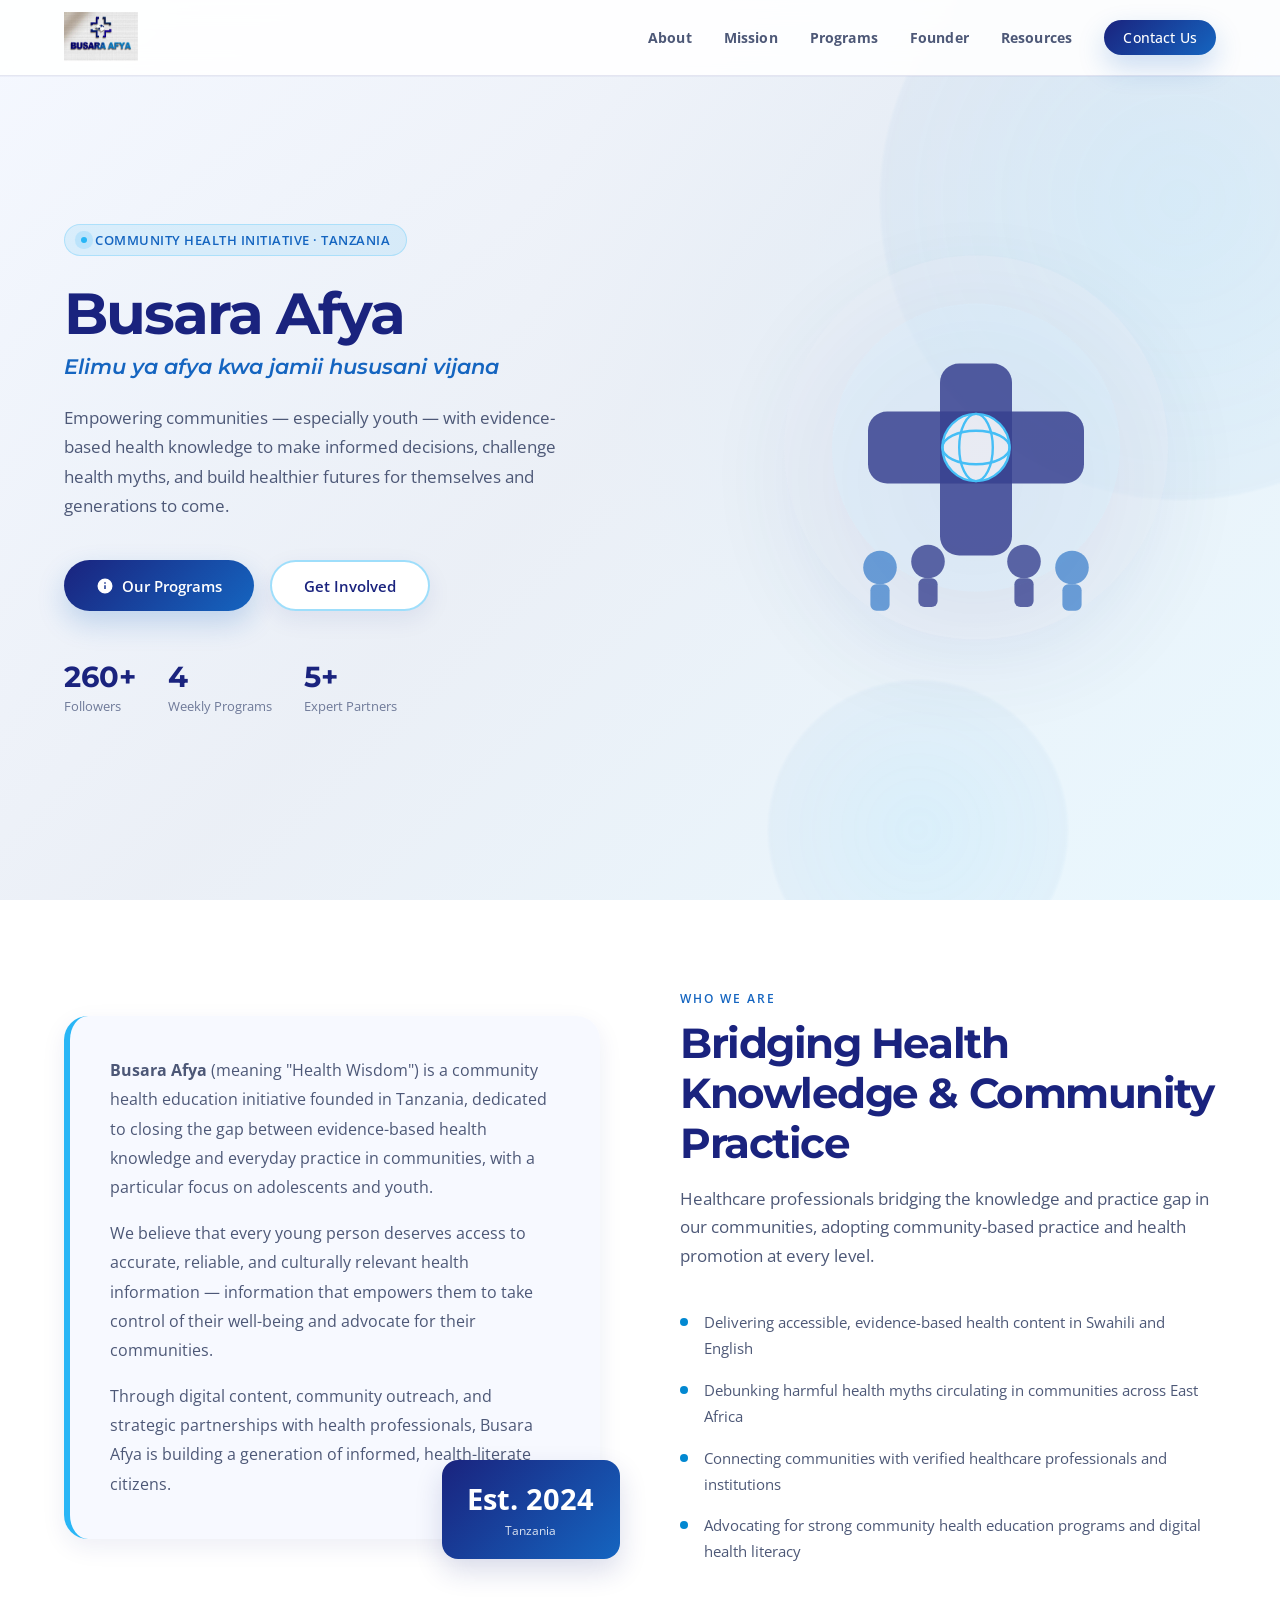
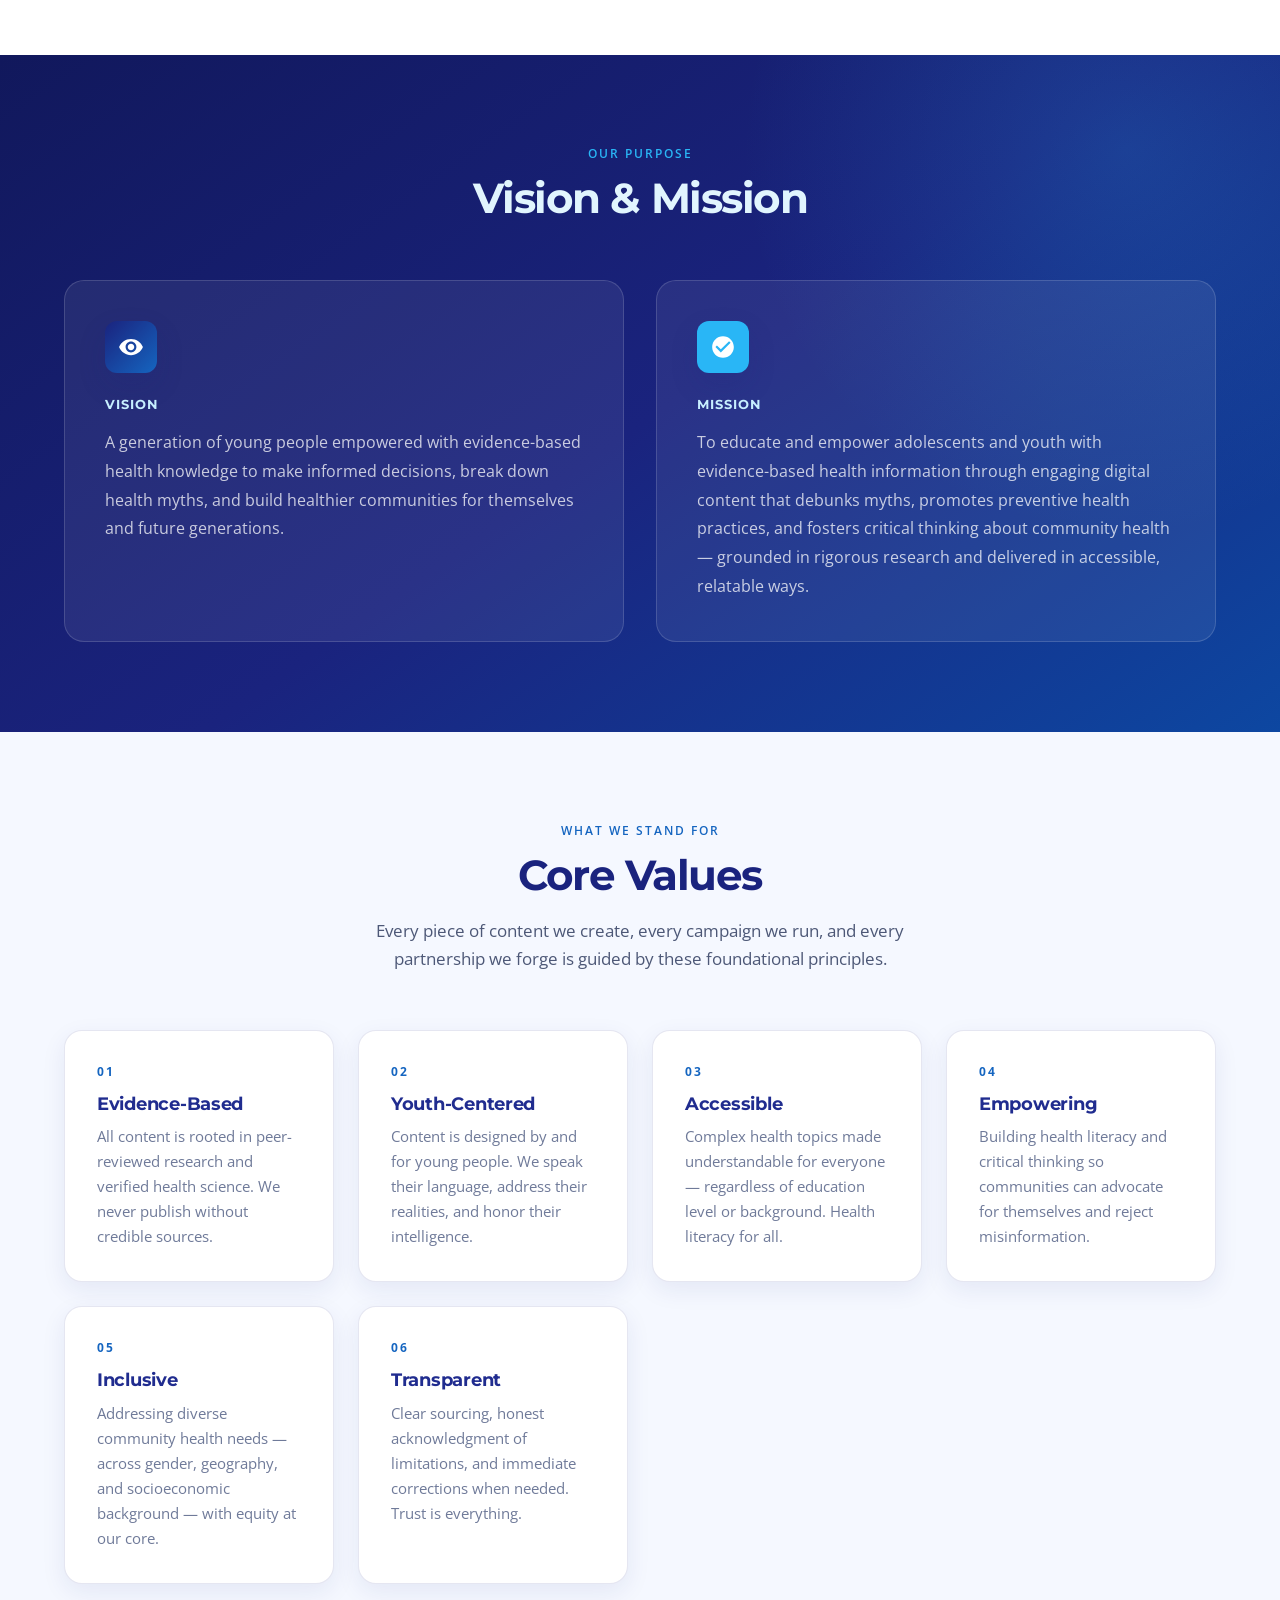
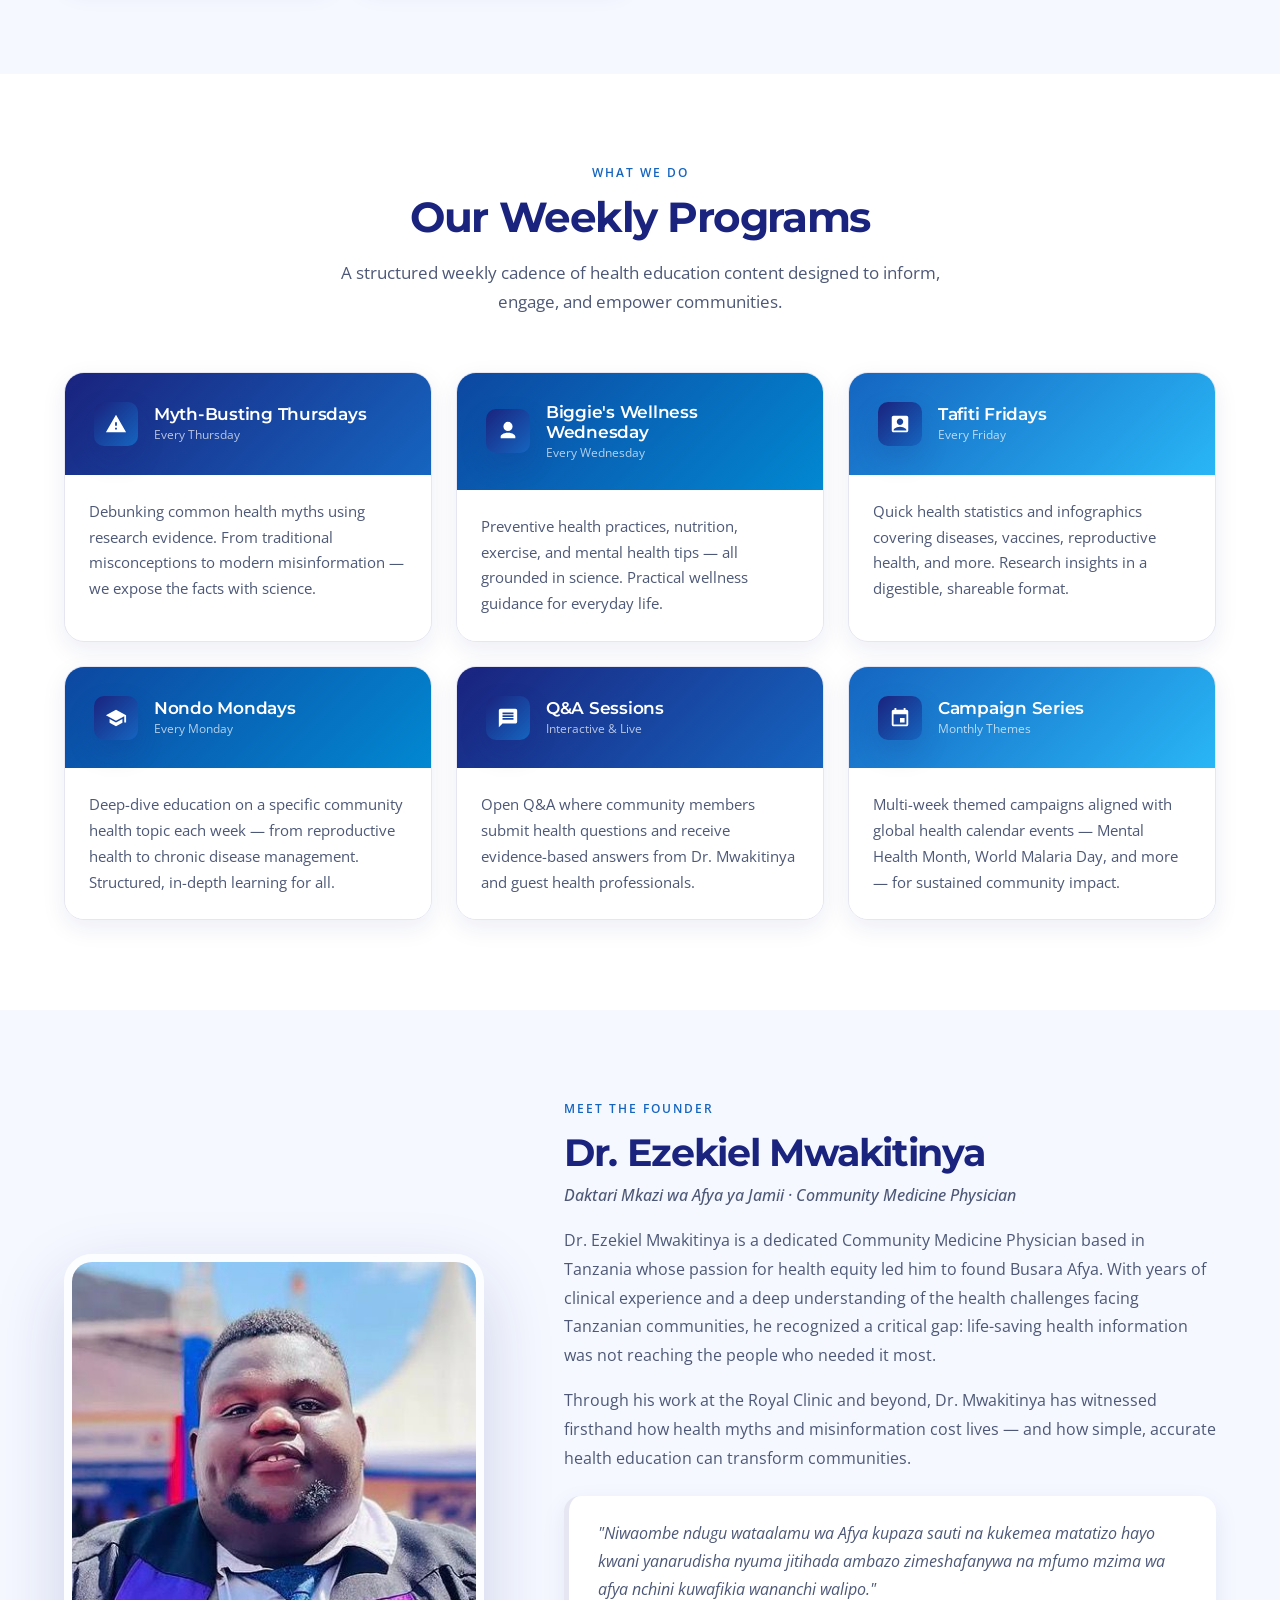
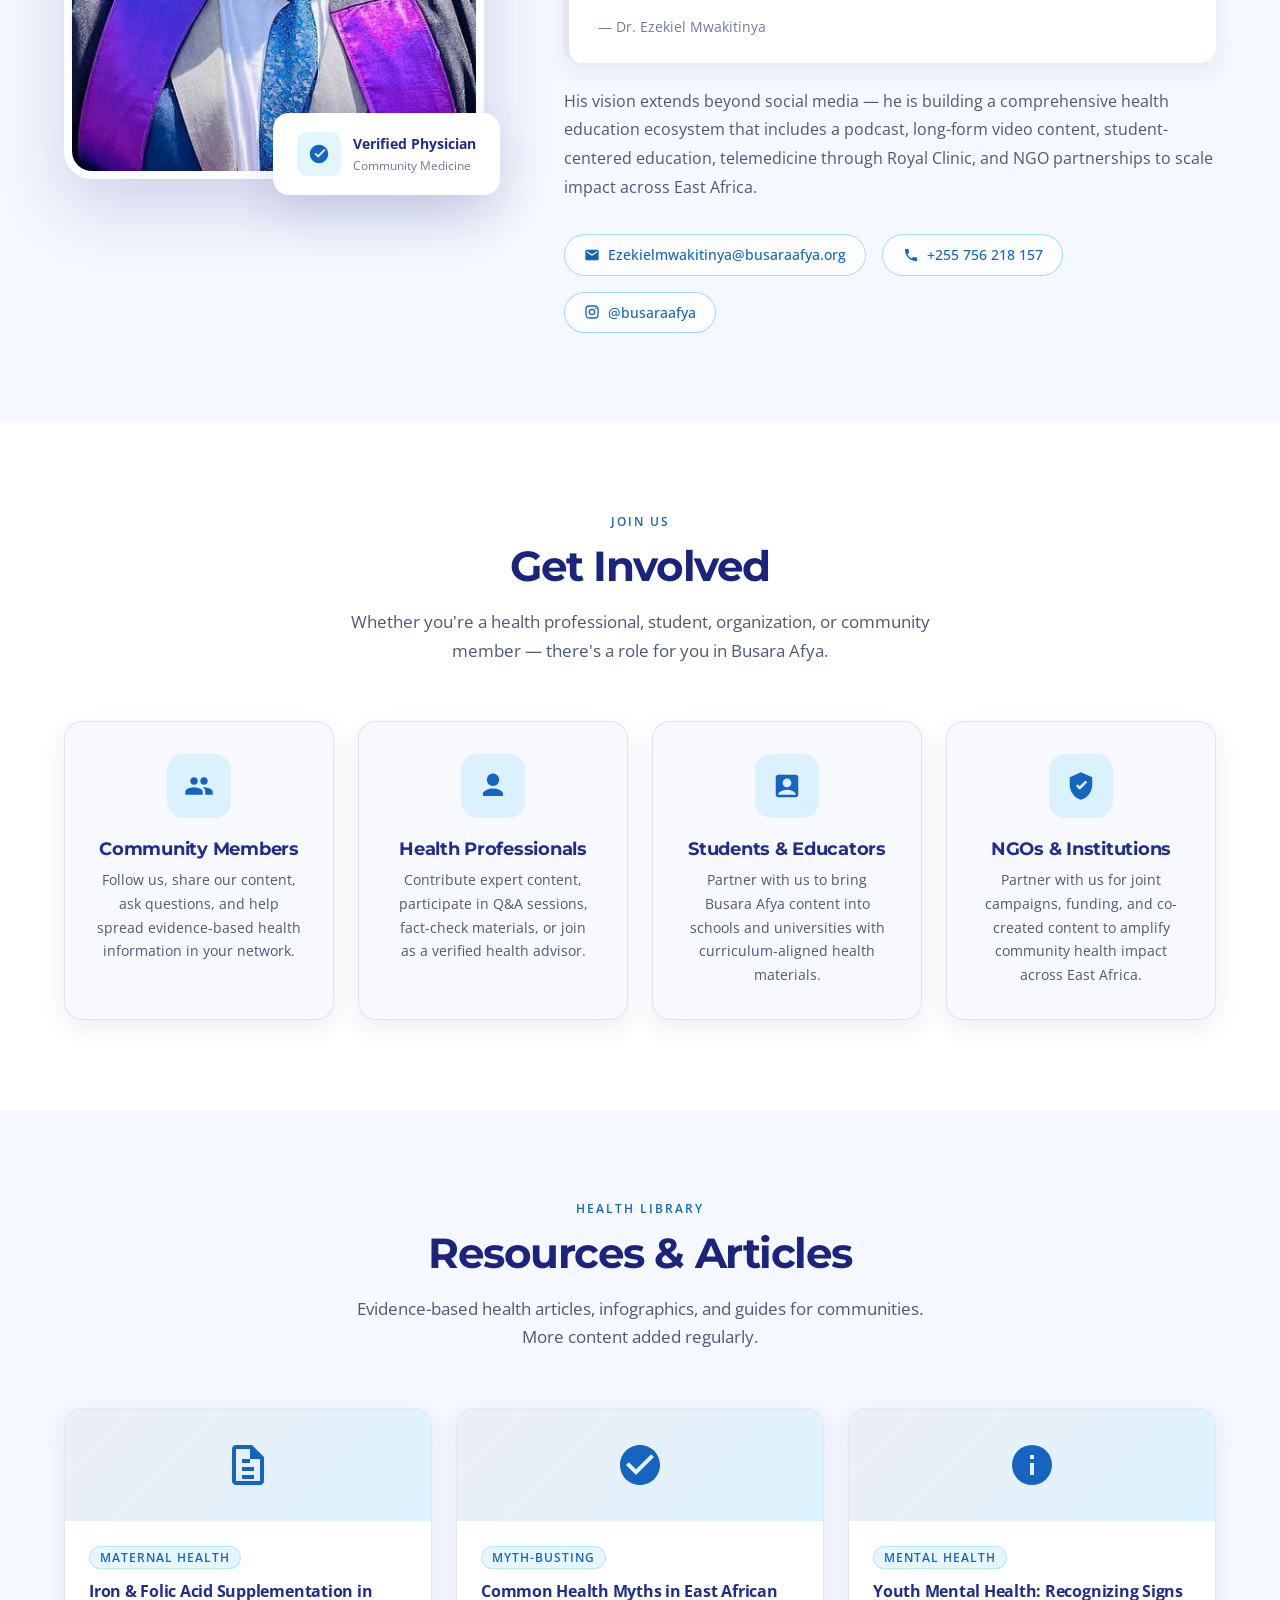
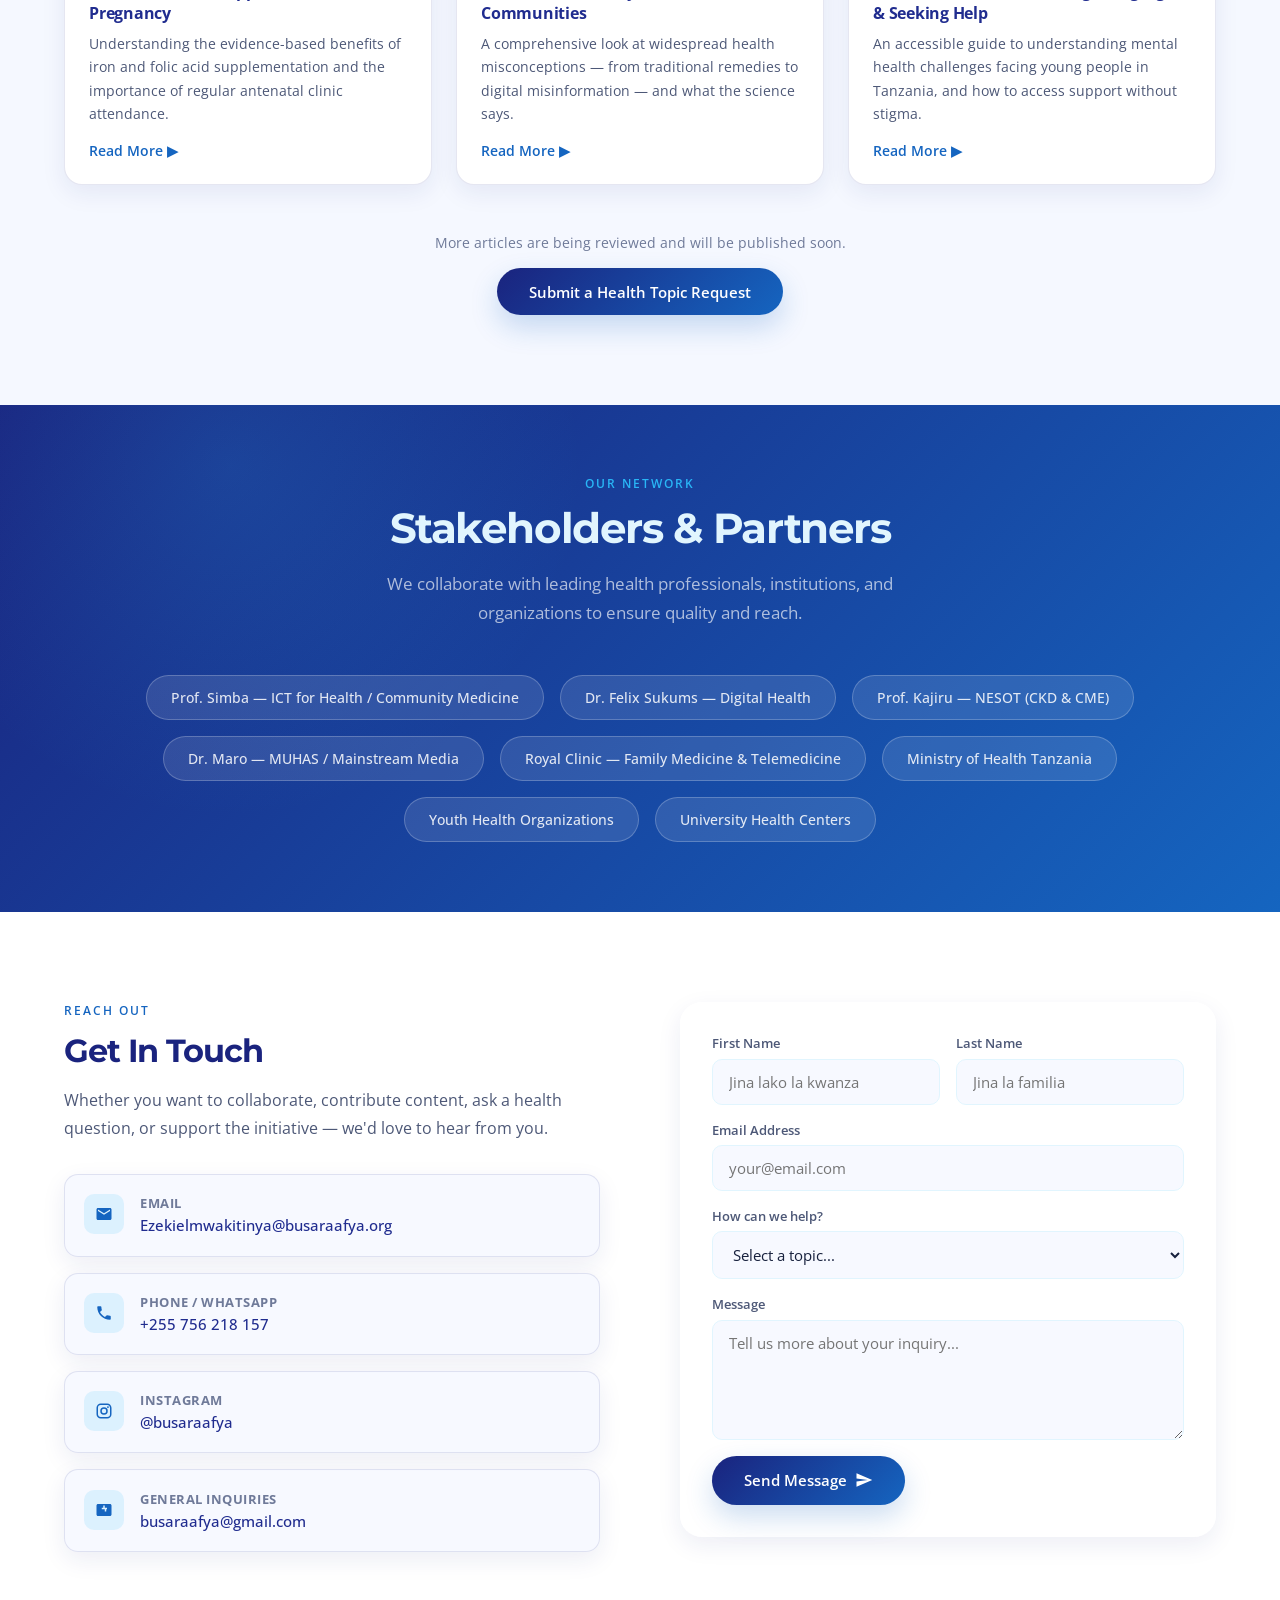
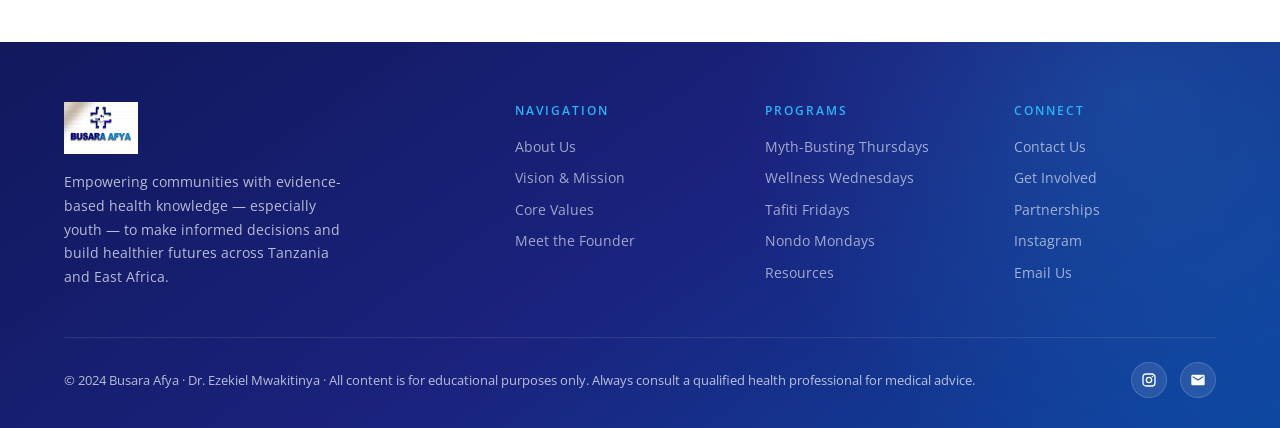
<file: index.html>
<!DOCTYPE html>
<html lang="en">
<head>
  <meta charset="UTF-8">
  <meta name="viewport" content="width=device-width, initial-scale=1.0">
  <title>Busara Afya – Elimu ya Afya kwa Jamii Hususani Vijana</title>
  <meta name="description" content="Busara Afya – Community health education initiative empowering youth and communities in Tanzania with evidence-based health knowledge. Founded by Dr. Ezekiel Mwakitinya.">
  <link rel="preconnect" href="https://fonts.googleapis.com">
  <link href="https://fonts.googleapis.com/css2?family=Montserrat:wght@600;700;800;900&family=Open+Sans:wght@400;500;600;700&display=swap" rel="stylesheet">
  <link rel="stylesheet" href="style.css">
</head>
<body>

<!-- ══════════════════════════════════════
     NAVIGATION
══════════════════════════════════════ -->
<nav id="mnav">

  <a href="#home" class="nlogo" aria-label="Busara Afya Home">
    <img src="Logo.jpeg" alt="Busara Afya Logo" class="nlogo-img">
  </a>

  <div class="nlinks" id="nlinks">
    <a href="#about">About</a>
    <a href="#vision">Mission</a>
    <a href="#programs">Programs</a>
    <a href="#founder">Founder</a>
    <a href="#resources">Resources</a>
    <a href="#contact" class="ncta">Contact Us</a>
  </div>

  <button class="nhb" id="hamburger" aria-label="Toggle menu" aria-expanded="false" type="button">
    <span></span>
    <span></span>
    <span></span>
  </button>

</nav>


<!-- ══════════════════════════════════════
     HERO
══════════════════════════════════════ -->
<section class="hero" id="home">

  <div class="hbg" style="width:600px; height:600px; right:-200px; top:-100px;"></div>
  <div class="hbg" style="width:300px; height:300px; left:60%; bottom:-80px;"></div>

  <div class="hc">
    <div class="hbadge">
      <span></span>
      Community Health Initiative · Tanzania
    </div>

    <h1>Busara Afya</h1>
    <p class="htag">Elimu ya afya kwa jamii hususani vijana</p>

    <p class="hdesc">
      Empowering communities — especially youth — with evidence-based health knowledge
      to make informed decisions, challenge health myths, and build healthier futures
      for themselves and generations to come.
    </p>

    <div class="hbtns">
      <a href="#programs" class="bp">
        <svg viewBox="0 0 24 24" width="18" height="18" fill="white">
          <path d="M12 2a10 10 0 1 0 0 20A10 10 0 0 0 12 2zm1 14H11V11h2v5zm0-7H11V7h2v2z"/>
        </svg>
        Our Programs
      </a>
      <a href="#contact" class="bs">Get Involved</a>
    </div>

    <div class="hstats">
      <div class="hstat">
        <strong>260+</strong>
        <small>Followers</small>
      </div>
      <div class="hstat">
        <strong>4</strong>
        <small>Weekly Programs</small>
      </div>
      <div class="hstat">
        <strong>5+</strong>
        <small>Expert Partners</small>
      </div>
    </div>
  </div>

  <!-- Hero Illustration -->
  <div class="hvis" aria-hidden="true">
    <svg viewBox="0 0 400 360" xmlns="http://www.w3.org/2000/svg">
      <circle cx="200" cy="180" r="160" fill="#e8edf5" opacity="0.4"/>
      <circle cx="200" cy="180" r="120" fill="#d8efff" opacity="0.35"/>
      <rect x="170" y="110" width="60" height="160" rx="16" fill="#1a237e" opacity="0.85"/>
      <rect x="110" y="150" width="180" height="60" rx="16" fill="#1a237e" opacity="0.85"/>
      <circle cx="200" cy="180" r="28" fill="white" opacity="0.9"/>
      <ellipse cx="200" cy="180" rx="14" ry="28" fill="none" stroke="#29b6f6" stroke-width="2"/>
      <ellipse cx="200" cy="180" rx="28" ry="14" fill="none" stroke="#29b6f6" stroke-width="2"/>
      <circle cx="200" cy="180" r="28" fill="none" stroke="#29b6f6" stroke-width="2"/>
      <circle cx="120" cy="280" r="14" fill="#1565c0" opacity="0.7"/>
      <rect x="112" y="294" width="16" height="22" rx="5" fill="#1565c0" opacity="0.7"/>
      <circle cx="160" cy="275" r="14" fill="#1a237e" opacity="0.8"/>
      <rect x="152" y="289" width="16" height="24" rx="5" fill="#1a237e" opacity="0.8"/>
      <circle cx="240" cy="275" r="14" fill="#1a237e" opacity="0.8"/>
      <rect x="232" y="289" width="16" height="24" rx="5" fill="#1a237e" opacity="0.8"/>
      <circle cx="280" cy="280" r="14" fill="#1565c0" opacity="0.7"/>
      <rect x="272" y="294" width="16" height="22" rx="5" fill="#1565c0" opacity="0.7"/>
    </svg>
  </div>

</section>


<!-- ══════════════════════════════════════
     ABOUT
══════════════════════════════════════ -->
<section id="about">
  <div class="agrid">

    <div class="reveal" style="position: relative;">
      <div class="acard">
        <p>
          <strong>Busara Afya</strong> (meaning "Health Wisdom") is a community health education
          initiative founded in Tanzania, dedicated to closing the gap between evidence-based health
          knowledge and everyday practice in communities, with a particular focus on adolescents and youth.
        </p>
        <p>
          We believe that every young person deserves access to accurate, reliable, and culturally relevant
          health information — information that empowers them to take control of their well-being and
          advocate for their communities.
        </p>
        <p>
          Through digital content, community outreach, and strategic partnerships with health professionals,
          Busara Afya is building a generation of informed, health-literate citizens.
        </p>
      </div>
      <div class="afloat">
        <strong>Est. 2024</strong>
        <span>Tanzania</span>
      </div>
    </div>

    <div class="reveal" style="transition-delay: 0.15s;">
      <span class="slbl">Who We Are</span>
      <h2 class="stit">Bridging Health Knowledge &amp; Community Practice</h2>
      <p class="ssub">
        Healthcare professionals bridging the knowledge and practice gap in our communities,
        adopting community-based practice and health promotion at every level.
      </p>

      <div class="about-bullets">
        <div class="about-bullet">
          <div class="about-bullet-dot"></div>
          <p>Delivering accessible, evidence-based health content in Swahili and English</p>
        </div>
        <div class="about-bullet">
          <div class="about-bullet-dot"></div>
          <p>Debunking harmful health myths circulating in communities across East Africa</p>
        </div>
        <div class="about-bullet">
          <div class="about-bullet-dot"></div>
          <p>Connecting communities with verified healthcare professionals and institutions</p>
        </div>
        <div class="about-bullet">
          <div class="about-bullet-dot"></div>
          <p>Advocating for strong community health education programs and digital health literacy</p>
        </div>
      </div>
    </div>

  </div>
</section>


<!-- ══════════════════════════════════════
     VISION & MISSION
══════════════════════════════════════ -->
<section id="vision">

  <div class="sh tc reveal">
    <span class="slbl">Our Purpose</span>
    <h2 class="stit">Vision &amp; Mission</h2>
  </div>

  <div class="vmg">

    <div class="vmc reveal">
      <div class="vmico">
        <svg viewBox="0 0 24 24">
          <path d="M12 4.5C7 4.5 2.73 7.61 1 12c1.73 4.39 6 7.5 11 7.5s9.27-3.11 11-7.5c-1.73-4.39-6-7.5-11-7.5zM12 17c-2.76 0-5-2.24-5-5s2.24-5 5-5 5 2.24 5 5-2.24 5-5 5zm0-8c-1.66 0-3 1.34-3 3s1.34 3 3 3 3-1.34 3-3-1.34-3-3-3z"/>
        </svg>
      </div>
      <h3>Vision</h3>
      <p>
        A generation of young people empowered with evidence-based health knowledge to make informed
        decisions, break down health myths, and build healthier communities for themselves and future generations.
      </p>
    </div>

    <div class="vmc reveal" style="transition-delay: 0.15s;">
      <div class="vmico" style="background: var(--g400);">
        <svg viewBox="0 0 24 24">
          <path d="M12 2C6.48 2 2 6.48 2 12s4.48 10 10 10 10-4.48 10-10S17.52 2 12 2zm-2 15l-5-5 1.41-1.41L10 14.17l7.59-7.59L19 8l-9 9z"/>
        </svg>
      </div>
      <h3>Mission</h3>
      <p>
        To educate and empower adolescents and youth with evidence-based health information through
        engaging digital content that debunks myths, promotes preventive health practices, and fosters
        critical thinking about community health — grounded in rigorous research and delivered in
        accessible, relatable ways.
      </p>
    </div>

  </div>
</section>


<!-- ══════════════════════════════════════
     CORE VALUES
══════════════════════════════════════ -->
<section id="values">

  <div class="sh tc reveal">
    <span class="slbl">What We Stand For</span>
    <h2 class="stit">Core Values</h2>
    <p class="ssub">
      Every piece of content we create, every campaign we run, and every partnership we forge
      is guided by these foundational principles.
    </p>
  </div>

  <div class="valg">
    <div class="valc reveal">
      <span class="vnum">01</span>
      <h3>Evidence-Based</h3>
      <p>All content is rooted in peer-reviewed research and verified health science. We never publish without credible sources.</p>
    </div>
    <div class="valc reveal" style="transition-delay: 0.1s;">
      <span class="vnum">02</span>
      <h3>Youth-Centered</h3>
      <p>Content is designed by and for young people. We speak their language, address their realities, and honor their intelligence.</p>
    </div>
    <div class="valc reveal" style="transition-delay: 0.15s;">
      <span class="vnum">03</span>
      <h3>Accessible</h3>
      <p>Complex health topics made understandable for everyone — regardless of education level or background. Health literacy for all.</p>
    </div>
    <div class="valc reveal" style="transition-delay: 0.2s;">
      <span class="vnum">04</span>
      <h3>Empowering</h3>
      <p>Building health literacy and critical thinking so communities can advocate for themselves and reject misinformation.</p>
    </div>
    <div class="valc reveal" style="transition-delay: 0.25s;">
      <span class="vnum">05</span>
      <h3>Inclusive</h3>
      <p>Addressing diverse community health needs — across gender, geography, and socioeconomic background — with equity at our core.</p>
    </div>
    <div class="valc reveal" style="transition-delay: 0.3s;">
      <span class="vnum">06</span>
      <h3>Transparent</h3>
      <p>Clear sourcing, honest acknowledgment of limitations, and immediate corrections when needed. Trust is everything.</p>
    </div>
  </div>

</section>


<!-- ══════════════════════════════════════
     PROGRAMS
══════════════════════════════════════ -->
<section id="programs">

  <div class="sh tc reveal">
    <span class="slbl">What We Do</span>
    <h2 class="stit">Our Weekly Programs</h2>
    <p class="ssub">
      A structured weekly cadence of health education content designed to inform, engage, and empower communities.
    </p>
  </div>

  <div class="prog-g">

    <div class="prog-c reveal">
      <div class="ph">
        <div class="pico">
          <svg viewBox="0 0 24 24"><path d="M1 21h22L12 2 1 21zm12-3h-2v-2h2v2zm0-4h-2v-4h2v4z"/></svg>
        </div>
        <div>
          <h3>Myth-Busting Thursdays</h3>
          <small>Every Thursday</small>
        </div>
      </div>
      <div class="pb">
        <p>Debunking common health myths using research evidence. From traditional misconceptions to modern
        misinformation — we expose the facts with science.</p>
      </div>
    </div>

    <div class="prog-c reveal" style="transition-delay: 0.1s;">
      <div class="ph a1">
        <div class="pico">
          <svg viewBox="0 0 24 24"><path d="M12 2a5 5 0 1 1 0 10A5 5 0 0 1 12 2zM12 14c-5.33 0-8 2.67-8 4v2h16v-2c0-1.33-2.67-4-8-4z"/></svg>
        </div>
        <div>
          <h3>Biggie's Wellness Wednesday</h3>
          <small>Every Wednesday</small>
        </div>
      </div>
      <div class="pb">
        <p>Preventive health practices, nutrition, exercise, and mental health tips — all grounded in science.
        Practical wellness guidance for everyday life.</p>
      </div>
    </div>

    <div class="prog-c reveal" style="transition-delay: 0.15s;">
      <div class="ph a2">
        <div class="pico">
          <svg viewBox="0 0 24 24"><path d="M19 3H5c-1.1 0-2 .9-2 2v14c0 1.1.9 2 2 2h14c1.1 0 2-.9 2-2V5c0-1.1-.9-2-2-2zm-7 3c1.93 0 3.5 1.57 3.5 3.5S13.93 13 12 13s-3.5-1.57-3.5-3.5S10.07 6 12 6zm7 13H5v-.23c0-.62.28-1.2.76-1.58C7.47 15.82 9.64 15 12 15s4.53.82 6.24 2.19c.48.38.76.97.76 1.58V19z"/></svg>
        </div>
        <div>
          <h3>Tafiti Fridays</h3>
          <small>Every Friday</small>
        </div>
      </div>
      <div class="pb">
        <p>Quick health statistics and infographics covering diseases, vaccines, reproductive health, and more.
        Research insights in a digestible, shareable format.</p>
      </div>
    </div>

    <div class="prog-c reveal" style="transition-delay: 0.2s;">
      <div class="ph a3">
        <div class="pico">
          <svg viewBox="0 0 24 24"><path d="M5 13.18v4L12 21l7-3.82v-4L12 17l-7-3.82zM12 3L1 9l11 6 9-4.91V17h2V9L12 3z"/></svg>
        </div>
        <div>
          <h3>Nondo Mondays</h3>
          <small>Every Monday</small>
        </div>
      </div>
      <div class="pb">
        <p>Deep-dive education on a specific community health topic each week — from reproductive health
        to chronic disease management. Structured, in-depth learning for all.</p>
      </div>
    </div>

    <div class="prog-c reveal" style="transition-delay: 0.25s;">
      <div class="ph a4">
        <div class="pico">
          <svg viewBox="0 0 24 24"><path d="M20 2H4c-1.1 0-2 .9-2 2v18l4-4h14c1.1 0 2-.9 2-2V4c0-1.1-.9-2-2-2zm-2 12H6v-2h12v2zm0-3H6V9h12v2zm0-3H6V6h12v2z"/></svg>
        </div>
        <div>
          <h3>Q&amp;A Sessions</h3>
          <small>Interactive &amp; Live</small>
        </div>
      </div>
      <div class="pb">
        <p>Open Q&amp;A where community members submit health questions and receive evidence-based answers
        from Dr. Mwakitinya and guest health professionals.</p>
      </div>
    </div>

    <div class="prog-c reveal" style="transition-delay: 0.3s;">
      <div class="ph a5">
        <div class="pico">
          <svg viewBox="0 0 24 24"><path d="M17 12h-5v5h5v-5zM16 1v2H8V1H6v2H5c-1.11 0-1.99.9-1.99 2L3 19c0 1.1.89 2 2 2h14c1.1 0 2-.9 2-2V5c0-1.1-.9-2-2-2h-1V1h-2zm3 18H5V8h14v11z"/></svg>
        </div>
        <div>
          <h3>Campaign Series</h3>
          <small>Monthly Themes</small>
        </div>
      </div>
      <div class="pb">
        <p>Multi-week themed campaigns aligned with global health calendar events — Mental Health Month,
        World Malaria Day, and more — for sustained community impact.</p>
      </div>
    </div>

  </div>
</section>


<!-- ══════════════════════════════════════
     FOUNDER
══════════════════════════════════════ -->
<section id="founder">
  <div class="fg">

    <div class="founder-portrait-wrap reveal">
      <img
        src="eze.jpeg"
        alt="Dr. Ezekiel Mwakitinya — Founder of Busara Afya"
        class="founder-photo"
      >
      <div class="fbadge">
        <div class="fbico">
          <svg viewBox="0 0 24 24">
            <path d="M12 2C6.48 2 2 6.48 2 12s4.48 10 10 10 10-4.48 10-10S17.52 2 12 2zm-1 14l-4-4 1.41-1.41L11 13.17l6.59-6.59L19 8l-8 8z"/>
          </svg>
        </div>
        <div class="fbt">
          <strong>Verified Physician</strong>
          <span>Community Medicine</span>
        </div>
      </div>
    </div>

    <div class="fc reveal" style="transition-delay: 0.15s;">
      <span class="slbl">Meet the Founder</span>
      <h2>Dr. Ezekiel Mwakitinya</h2>
      <p class="ftit">Daktari Mkazi wa Afya ya Jamii &middot; Community Medicine Physician</p>

      <p>
        Dr. Ezekiel Mwakitinya is a dedicated Community Medicine Physician based in Tanzania whose passion
        for health equity led him to found Busara Afya. With years of clinical experience and a deep
        understanding of the health challenges facing Tanzanian communities, he recognized a critical gap:
        life-saving health information was not reaching the people who needed it most.
      </p>

      <p>
        Through his work at the Royal Clinic and beyond, Dr. Mwakitinya has witnessed firsthand how health
        myths and misinformation cost lives — and how simple, accurate health education can transform
        communities.
      </p>

      <blockquote class="fq">
        "Niwaombe ndugu wataalamu wa Afya kupaza sauti na kukemea matatizo hayo kwani yanarudisha nyuma
        jitihada ambazo zimeshafanywa na mfumo mzima wa afya nchini kuwafikia wananchi walipo."
        <em class="fq-attr">— Dr. Ezekiel Mwakitinya</em>
      </blockquote>

      <p>
        His vision extends beyond social media — he is building a comprehensive health education ecosystem
        that includes a podcast, long-form video content, student-centered education, telemedicine through
        Royal Clinic, and NGO partnerships to scale impact across East Africa.
      </p>

      <div class="fcon">
        <a href="mailto:Ezekielmwakitinya@busaraafya.org">
          <svg viewBox="0 0 24 24"><path d="M20 4H4c-1.1 0-2 .9-2 2v12c0 1.1.9 2 2 2h16c1.1 0 2-.9 2-2V6c0-1.1-.9-2-2-2zm0 4l-8 5-8-5V6l8 5 8-5v2z"/></svg>
          Ezekielmwakitinya@busaraafya.org
        </a>
        <a href="tel:+255756218157">
          <svg viewBox="0 0 24 24"><path d="M6.62 10.79c1.44 2.83 3.76 5.14 6.59 6.59l2.2-2.2c.27-.27.67-.36 1.02-.24 1.12.37 2.33.57 3.57.57.55 0 1 .45 1 1V20c0 .55-.45 1-1 1-9.39 0-17-7.61-17-17 0-.55.45-1 1-1h3.5c.55 0 1 .45 1 1 0 1.25.2 2.45.57 3.57.11.35.03.74-.25 1.02l-2.2 2.2z"/></svg>
          +255 756 218 157
        </a>
        <a href="https://www.instagram.com/busaraafya" target="_blank" rel="noopener">
          <svg viewBox="0 0 24 24"><path d="M7.8 2h8.4C19.4 2 22 4.6 22 7.8v8.4a5.8 5.8 0 0 1-5.8 5.8H7.8C4.6 22 2 19.4 2 16.2V7.8A5.8 5.8 0 0 1 7.8 2zm-.2 2A3.6 3.6 0 0 0 4 7.6v8.8C4 18.39 5.61 20 7.6 20h8.8a3.6 3.6 0 0 0 3.6-3.6V7.6C20 5.61 18.39 4 16.4 4H7.6zm9.65 1.5a1.25 1.25 0 0 1 1.25 1.25A1.25 1.25 0 0 1 17.25 8 1.25 1.25 0 0 1 16 6.75a1.25 1.25 0 0 1 1.25-1.25zM12 7a5 5 0 0 1 5 5 5 5 0 0 1-5 5 5 5 0 0 1-5-5 5 5 0 0 1 5-5zm0 2a3 3 0 0 0-3 3 3 3 0 0 0 3 3 3 3 0 0 0 3-3 3 3 0 0 0-3-3z"/></svg>
          @busaraafya
        </a>
      </div>
    </div>

  </div>
</section>


<!-- ══════════════════════════════════════
     GET INVOLVED
══════════════════════════════════════ -->
<section id="involved">

  <div class="sh tc reveal">
    <span class="slbl">Join Us</span>
    <h2 class="stit">Get Involved</h2>
    <p class="ssub">
      Whether you're a health professional, student, organization, or community member —
      there's a role for you in Busara Afya.
    </p>
  </div>

  <div class="invg">

    <div class="invc reveal">
      <div class="invico">
        <svg viewBox="0 0 24 24"><path d="M16 11c1.66 0 2.99-1.34 2.99-3S17.66 5 16 5c-1.66 0-3 1.34-3 3s1.34 3 3 3zm-8 0c1.66 0 2.99-1.34 2.99-3S9.66 5 8 5C6.34 5 5 6.34 5 8s1.34 3 3 3zm0 2c-2.33 0-7 1.17-7 3.5V19h14v-2.5c0-2.33-4.67-3.5-7-3.5zm8 0c-.29 0-.62.02-.97.05 1.16.84 1.97 1.97 1.97 3.45V19h6v-2.5c0-2.33-4.67-3.5-7-3.5z"/></svg>
      </div>
      <h3>Community Members</h3>
      <p>Follow us, share our content, ask questions, and help spread evidence-based health information in your network.</p>
    </div>

    <div class="invc reveal" style="transition-delay: 0.1s;">
      <div class="invico">
        <svg viewBox="0 0 24 24"><path d="M12 2a5 5 0 1 1 0 10A5 5 0 0 1 12 2zM12 14c-5.33 0-8 2.67-8 4v2h16v-2c0-1.33-2.67-4-8-4z"/></svg>
      </div>
      <h3>Health Professionals</h3>
      <p>Contribute expert content, participate in Q&amp;A sessions, fact-check materials, or join as a verified health advisor.</p>
    </div>

    <div class="invc reveal" style="transition-delay: 0.15s;">
      <div class="invico">
        <svg viewBox="0 0 24 24"><path d="M19 3H5c-1.1 0-2 .9-2 2v14c0 1.1.9 2 2 2h14c1.1 0 2-.9 2-2V5c0-1.1-.9-2-2-2zm-7 3c1.93 0 3.5 1.57 3.5 3.5S13.93 13 12 13s-3.5-1.57-3.5-3.5S10.07 6 12 6zm7 13H5v-.23c0-.62.28-1.2.76-1.58C7.47 15.82 9.64 15 12 15s4.53.82 6.24 2.19c.48.38.76.97.76 1.58V19z"/></svg>
      </div>
      <h3>Students &amp; Educators</h3>
      <p>Partner with us to bring Busara Afya content into schools and universities with curriculum-aligned health materials.</p>
    </div>

    <div class="invc reveal" style="transition-delay: 0.2s;">
      <div class="invico">
        <svg viewBox="0 0 24 24"><path d="M12 1L3 5v6c0 5.55 3.84 10.74 9 12 5.16-1.26 9-6.45 9-12V5l-9-4zm-1 14l-3-3 1.41-1.41L11 12.17l4.59-4.58L17 9l-6 6z"/></svg>
      </div>
      <h3>NGOs &amp; Institutions</h3>
      <p>Partner with us for joint campaigns, funding, and co-created content to amplify community health impact across East Africa.</p>
    </div>

  </div>
</section>


<!-- ══════════════════════════════════════
     RESOURCES
══════════════════════════════════════ -->
<section id="resources">

  <div class="sh tc reveal">
    <span class="slbl">Health Library</span>
    <h2 class="stit">Resources &amp; Articles</h2>
    <p class="ssub">
      Evidence-based health articles, infographics, and guides for communities.
      More content added regularly.
    </p>
  </div>

  <div class="resg">

    <div class="resc reveal">
      <div class="rest">
        <svg viewBox="0 0 24 24"><path d="M14 2H6c-1.1 0-2 .9-2 2v16c0 1.1.9 2 2 2h12c1.1 0 2-.9 2-2V8l-6-6zm4 18H6V4h7v5h5v11zM9 13h6v2H9zm0 4h6v2H9zm0-8h4v2H9z"/></svg>
      </div>
      <div class="resb">
        <span class="restag">Maternal Health</span>
        <h3>Iron &amp; Folic Acid Supplementation in Pregnancy</h3>
        <p>Understanding the evidence-based benefits of iron and folic acid supplementation and the importance of regular antenatal clinic attendance.</p>
        <button class="rescta">Read More &#9654;</button>
      </div>
    </div>

    <div class="resc reveal" style="transition-delay: 0.1s;">
      <div class="rest">
        <svg viewBox="0 0 24 24"><path d="M12 2C6.48 2 2 6.48 2 12s4.48 10 10 10 10-4.48 10-10S17.52 2 12 2zm-2 15l-5-5 1.41-1.41L10 14.17l7.59-7.59L19 8l-9 9z"/></svg>
      </div>
      <div class="resb">
        <span class="restag">Myth-Busting</span>
        <h3>Common Health Myths in East African Communities</h3>
        <p>A comprehensive look at widespread health misconceptions — from traditional remedies to digital misinformation — and what the science says.</p>
        <button class="rescta">Read More &#9654;</button>
      </div>
    </div>

    <div class="resc reveal" style="transition-delay: 0.15s;">
      <div class="rest">
        <svg viewBox="0 0 24 24"><path d="M12 2a10 10 0 1 0 0 20A10 10 0 0 0 12 2zm1 15h-2v-6h2v6zm0-8h-2V7h2v2z"/></svg>
      </div>
      <div class="resb">
        <span class="restag">Mental Health</span>
        <h3>Youth Mental Health: Recognizing Signs &amp; Seeking Help</h3>
        <p>An accessible guide to understanding mental health challenges facing young people in Tanzania, and how to access support without stigma.</p>
        <button class="rescta">Read More &#9654;</button>
      </div>
    </div>

  </div>

  <div class="res-more reveal">
    <p class="res-note">More articles are being reviewed and will be published soon.</p>
    <a href="#contact" class="bp" style="display: inline-flex;">Submit a Health Topic Request</a>
  </div>

</section>


<!-- ══════════════════════════════════════
     PARTNERS
══════════════════════════════════════ -->
<section id="partners">

  <div class="reveal">
    <span class="slbl">Our Network</span>
    <h2 class="stit">Stakeholders &amp; Partners</h2>
    <p class="ssub">
      We collaborate with leading health professionals, institutions, and organizations
      to ensure quality and reach.
    </p>
  </div>

  <div class="partp reveal" style="transition-delay: 0.15s;">
    <div class="partpill">Prof. Simba — ICT for Health / Community Medicine</div>
    <div class="partpill">Dr. Felix Sukums — Digital Health</div>
    <div class="partpill">Prof. Kajiru — NESOT (CKD &amp; CME)</div>
    <div class="partpill">Dr. Maro — MUHAS / Mainstream Media</div>
    <div class="partpill">Royal Clinic — Family Medicine &amp; Telemedicine</div>
    <div class="partpill">Ministry of Health Tanzania</div>
    <div class="partpill">Youth Health Organizations</div>
    <div class="partpill">University Health Centers</div>
  </div>

</section>


<!-- ══════════════════════════════════════
     CONTACT
══════════════════════════════════════ -->
<section id="contact">
  <div class="cg">

    <div class="ci reveal">
      <span class="slbl">Reach Out</span>
      <h2>Get In Touch</h2>
      <p>
        Whether you want to collaborate, contribute content, ask a health question,
        or support the initiative — we'd love to hear from you.
      </p>

      <div class="citems">
        <div class="citem">
          <div class="cico">
            <svg viewBox="0 0 24 24"><path d="M20 4H4c-1.1 0-2 .9-2 2v12c0 1.1.9 2 2 2h16c1.1 0 2-.9 2-2V6c0-1.1-.9-2-2-2zm0 4l-8 5-8-5V6l8 5 8-5v2z"/></svg>
          </div>
          <div class="citxt">
            <strong>Email</strong>
            <span>Ezekielmwakitinya@busaraafya.org</span>
          </div>
        </div>

        <div class="citem">
          <div class="cico">
            <svg viewBox="0 0 24 24"><path d="M6.62 10.79c1.44 2.83 3.76 5.14 6.59 6.59l2.2-2.2c.27-.27.67-.36 1.02-.24 1.12.37 2.33.57 3.57.57.55 0 1 .45 1 1V20c0 .55-.45 1-1 1-9.39 0-17-7.61-17-17 0-.55.45-1 1-1h3.5c.55 0 1 .45 1 1 0 1.25.2 2.45.57 3.57.11.35.03.74-.25 1.02l-2.2 2.2z"/></svg>
          </div>
          <div class="citxt">
            <strong>Phone / WhatsApp</strong>
            <span>+255 756 218 157</span>
          </div>
        </div>

        <div class="citem">
          <div class="cico">
            <svg viewBox="0 0 24 24"><path d="M7.8 2h8.4C19.4 2 22 4.6 22 7.8v8.4a5.8 5.8 0 0 1-5.8 5.8H7.8C4.6 22 2 19.4 2 16.2V7.8A5.8 5.8 0 0 1 7.8 2zm-.2 2A3.6 3.6 0 0 0 4 7.6v8.8C4 18.39 5.61 20 7.6 20h8.8a3.6 3.6 0 0 0 3.6-3.6V7.6C20 5.61 18.39 4 16.4 4H7.6zm9.65 1.5a1.25 1.25 0 0 1 1.25 1.25A1.25 1.25 0 0 1 17.25 8 1.25 1.25 0 0 1 16 6.75a1.25 1.25 0 0 1 1.25-1.25zM12 7a5 5 0 0 1 5 5 5 5 0 0 1-5 5 5 5 0 0 1-5-5 5 5 0 0 1 5-5zm0 2a3 3 0 0 0-3 3 3 3 0 0 0 3 3 3 3 0 0 0 3-3 3 3 0 0 0-3-3z"/></svg>
          </div>
          <div class="citxt">
            <strong>Instagram</strong>
            <span>@busaraafya</span>
          </div>
        </div>

        <div class="citem">
          <div class="cico">
            <svg viewBox="0 0 24 24"><path d="M20 4H4c-1.1 0-2 .9-2 2v12c0 1.1.9 2 2 2h16c1.1 0 2-.9 2-2V6c0-1.1-.9-2-2-2zm-2 7h-3v3h-2v-3H9V9h2V6h2v3h3v2z"/></svg>
          </div>
          <div class="citxt">
            <strong>General Inquiries</strong>
            <span>busaraafya@gmail.com</span>
          </div>
        </div>
      </div>
    </div>

    <div class="reveal" style="transition-delay: 0.15s;">
      <div class="cform">
        <div class="fr">
          <div class="fg2">
            <label for="first-name">First Name</label>
            <input type="text" id="first-name" placeholder="Jina lako la kwanza">
          </div>
          <div class="fg2">
            <label for="last-name">Last Name</label>
            <input type="text" id="last-name" placeholder="Jina la familia">
          </div>
        </div>
        <div class="fg2">
          <label for="email">Email Address</label>
          <input type="email" id="email" placeholder="your@email.com">
        </div>
        <div class="fg2">
          <label for="topic">How can we help?</label>
          <select id="topic">
            <option value="">Select a topic...</option>
            <option>Partnership Inquiry</option>
            <option>Health Professional Collaboration</option>
            <option>Submit a Health Topic</option>
            <option>Media / Press</option>
            <option>General Question</option>
            <option>Other</option>
          </select>
        </div>
        <div class="fg2">
          <label for="message">Message</label>
          <textarea id="message" placeholder="Tell us more about your inquiry..."></textarea>
        </div>
        <button class="fsub" id="form-submit">
          Send Message
          <svg viewBox="0 0 24 24" width="18" height="18" fill="white">
            <path d="M2 21l21-9L2 3v7l15 2-15 2v7z"/>
          </svg>
        </button>
      </div>
    </div>

  </div>
</section>


<!-- ══════════════════════════════════════
     FOOTER
══════════════════════════════════════ -->
<footer>
  <div class="ftgrid">

    <div class="ftbrand">
      <a href="#home" class="nlogo" aria-label="Busara Afya Home">
        <img src="Logo.jpeg" alt="Busara Afya" class="nlogo-img" style="filter: brightness(1.1);">
      </a>
      <p>
        Empowering communities with evidence-based health knowledge — especially youth —
        to make informed decisions and build healthier futures across Tanzania and East Africa.
      </p>
    </div>

    <div class="ftnav">
      <p class="ftnav-t">Navigation</p>
      <ul>
        <li><a href="#about">About Us</a></li>
        <li><a href="#vision">Vision &amp; Mission</a></li>
        <li><a href="#values">Core Values</a></li>
        <li><a href="#founder">Meet the Founder</a></li>
      </ul>
    </div>

    <div class="ftnav">
      <p class="ftnav-t">Programs</p>
      <ul>
        <li><a href="#programs">Myth-Busting Thursdays</a></li>
        <li><a href="#programs">Wellness Wednesdays</a></li>
        <li><a href="#programs">Tafiti Fridays</a></li>
        <li><a href="#programs">Nondo Mondays</a></li>
        <li><a href="#resources">Resources</a></li>
      </ul>
    </div>

    <div class="ftnav">
      <p class="ftnav-t">Connect</p>
      <ul>
        <li><a href="#contact">Contact Us</a></li>
        <li><a href="#involved">Get Involved</a></li>
        <li><a href="#partners">Partnerships</a></li>
        <li><a href="https://www.instagram.com/busaraafya" target="_blank" rel="noopener">Instagram</a></li>
        <li><a href="mailto:busaraafya@gmail.com">Email Us</a></li>
      </ul>
    </div>

  </div>

  <div class="ftbot">
    <p>
      &copy; 2024 Busara Afya &middot; Dr. Ezekiel Mwakitinya &middot;
      All content is for educational purposes only. Always consult a qualified health professional for medical advice.
    </p>
    <div class="socl">
      <a href="https://www.instagram.com/busaraafya" target="_blank" rel="noopener" class="soc" aria-label="Instagram">
        <svg viewBox="0 0 24 24"><path d="M7.8 2h8.4C19.4 2 22 4.6 22 7.8v8.4a5.8 5.8 0 0 1-5.8 5.8H7.8C4.6 22 2 19.4 2 16.2V7.8A5.8 5.8 0 0 1 7.8 2zm-.2 2A3.6 3.6 0 0 0 4 7.6v8.8C4 18.39 5.61 20 7.6 20h8.8a3.6 3.6 0 0 0 3.6-3.6V7.6C20 5.61 18.39 4 16.4 4H7.6zm9.65 1.5a1.25 1.25 0 0 1 1.25 1.25A1.25 1.25 0 0 1 17.25 8 1.25 1.25 0 0 1 16 6.75a1.25 1.25 0 0 1 1.25-1.25zM12 7a5 5 0 0 1 5 5 5 5 0 0 1-5 5 5 5 0 0 1-5-5 5 5 0 0 1 5-5zm0 2a3 3 0 0 0-3 3 3 3 0 0 0 3 3 3 3 0 0 0 3-3 3 3 0 0 0-3-3z"/></svg>
      </a>
      <a href="mailto:busaraafya@gmail.com" class="soc" aria-label="Email">
        <svg viewBox="0 0 24 24"><path d="M20 4H4c-1.1 0-2 .9-2 2v12c0 1.1.9 2 2 2h16c1.1 0 2-.9 2-2V6c0-1.1-.9-2-2-2zm0 4l-8 5-8-5V6l8 5 8-5v2z"/></svg>
      </a>
    </div>
  </div>

</footer>

<script src="script.js"></script>
</body>
</html>
</file>
<file: style.css>
/* ============================================
   BUSARA AFYA — style.css
   Community Health Initiative · Tanzania
   ============================================ */

:root {
  /* Carousel-inspired Busara Afya palette */
  --navy: #1a237e;
  --blue: #1565c0;
  --sky: #29b6f6;
  --ink: #17213d;
  --muted: #4d5877;
  --soft: #e8edf5;
  --off: #f5f8ff;
  --white: #ffffff;

  /* Legacy variable names retained so existing HTML/JS continues to work */
  --g900: #1a237e;
  --g800: #202c8f;
  --g700: #0d47a1;
  --g600: #1565c0;
  --g500: #0288d1;
  --g400: #29b6f6;
  --g300: #8bdcff;
  --g200: #c7efff;
  --g100: #e1f5fe;
  --g50:  #f5f8ff;
  --accent: #29b6f6;
  --td: #17213d;
  --tm: #4d5877;
  --tl: #6f7a99;
  --ow: #f5f8ff;
  --border: rgba(26, 35, 126, 0.11);
  --shadow-sm: 0 8px 24px rgba(26, 35, 126, 0.08);
  --shadow-md: 0 18px 48px rgba(26, 35, 126, 0.13);
  --shadow-lg: 0 26px 70px rgba(26, 35, 126, 0.18);
}

/* ── RESET ── */
* { margin: 0; padding: 0; box-sizing: border-box; }
html { scroll-behavior: smooth; }
body {
  font-family: 'Open Sans', sans-serif;
  background: var(--white);
  color: var(--td);
  overflow-x: hidden;
}

/* ── NAVIGATION ── */
nav {
  position: fixed; top: 0; left: 0; right: 0;
  z-index: 100;
  background: rgba(255, 255, 255, 0.97);
  backdrop-filter: blur(12px);
  border-bottom: 1px solid var(--g100);
  padding: 0 5%;
  display: flex; align-items: center; justify-content: space-between;
  height: 72px;
  transition: box-shadow 0.3s;
}

.nlogo {
  display: flex; align-items: center; gap: 0;
  text-decoration: none;
}

.nlogo-img {
  height: 52px;
  width: auto;
  object-fit: contain;
}

.nlinks {
  display: flex; align-items: center; gap: 2rem;
}

.nlinks a {
  text-decoration: none;
  font-size: 0.88rem; font-weight: 500;
  color: var(--tm);
  transition: color 0.2s;
}

.nlinks a:hover { color: var(--g600); }

.ncta {
  background: var(--g600) !important;
  color: white !important;
  padding: 0.5rem 1.2rem;
  border-radius: 50px;
  font-weight: 500 !important;
}

.ncta:hover { background: var(--g700) !important; }

.nhb {
  display: none;
  flex-direction: column; gap: 5px;
  cursor: pointer;
}

.nhb span {
  width: 24px; height: 2px;
  background: var(--g700);
  border-radius: 2px;
  display: block;
}

/* ── HERO ── */
.hero {
  min-height: 100vh;
  background: linear-gradient(135deg, var(--g50) 0%, #e6f7e6 50%, var(--g100) 100%);
  display: flex; align-items: center;
  padding: 100px 5% 60px;
  position: relative; overflow: hidden;
}

.hbg {
  position: absolute; border-radius: 50%;
  background: var(--g200); opacity: 0.3;
  pointer-events: none;
}

.hc {
  max-width: 640px;
  position: relative; z-index: 2;
  animation: fadeUp 0.9s ease both;
}

.hbadge {
  display: inline-flex; align-items: center; gap: 8px;
  background: var(--g100); color: var(--g700);
  padding: 6px 16px; border-radius: 50px;
  font-size: 0.8rem; font-weight: 600;
  letter-spacing: 0.5px; margin-bottom: 1.5rem;
  text-transform: uppercase;
}

.hbadge span {
  width: 6px; height: 6px;
  border-radius: 50%; background: var(--g500);
}

h1 {
  font-family: 'Montserrat', sans-serif;
  font-size: clamp(2.4rem, 5vw, 3.6rem);
  font-weight: 700; line-height: 1.15;
  color: var(--g900); margin-bottom: 0.5rem;
}

.htag {
  font-family: 'Montserrat', sans-serif;
  font-size: clamp(1rem, 2vw, 1.3rem);
  font-style: italic; color: var(--g600);
  margin-bottom: 1.5rem;
}

.hdesc {
  font-size: 1.05rem; line-height: 1.75;
  color: var(--tm); margin-bottom: 2.5rem;
  max-width: 520px;
}

.hbtns { display: flex; gap: 1rem; flex-wrap: wrap; }

.bp {
  background: var(--g600); color: white;
  padding: 0.85rem 2rem; border-radius: 50px;
  text-decoration: none; font-weight: 600; font-size: 0.95rem;
  transition: all 0.25s;
  display: inline-flex; align-items: center; gap: 8px;
}
.bp:hover { background: var(--g700); transform: translateY(-2px); }

.bs {
  background: white; color: var(--g700);
  border: 2px solid var(--g300);
  padding: 0.85rem 2rem; border-radius: 50px;
  text-decoration: none; font-weight: 600; font-size: 0.95rem;
  transition: all 0.25s;
}
.bs:hover { border-color: var(--g500); transform: translateY(-2px); }

.hvis {
  position: absolute; right: 5%; top: 50%;
  transform: translateY(-50%);
  width: clamp(280px, 38vw, 480px);
  animation: fadeIn 1.2s ease both 0.3s;
  opacity: 0.85;
}

.hstats {
  display: flex; gap: 2rem;
  margin-top: 3rem; flex-wrap: wrap;
}

.hstat strong {
  display: block;
  font-size: 1.8rem; font-weight: 700;
  color: var(--g700);
  font-family: 'Montserrat', sans-serif;
}

.hstat small { font-size: 0.8rem; color: var(--tl); }

/* ── SECTION COMMONS ── */
section { padding: 90px 5%; }

.slbl {
  font-size: 0.75rem; text-transform: uppercase;
  letter-spacing: 2px; color: var(--g500);
  font-weight: 600; margin-bottom: 0.75rem; display: block;
}

.stit {
  font-family: 'Montserrat', sans-serif;
  font-size: clamp(1.8rem, 3.5vw, 2.6rem);
  font-weight: 700; color: var(--g900);
  line-height: 1.2; margin-bottom: 1rem;
}

.ssub {
  font-size: 1.05rem; color: var(--tm);
  line-height: 1.7; max-width: 600px;
}

.sh { margin-bottom: 3.5rem; }
.tc { text-align: center; }
.tc .ssub { margin: 0 auto; }

/* ── ABOUT ── */
#about { background: var(--white); }

.agrid {
  display: grid;
  grid-template-columns: 1fr 1fr;
  gap: 5rem; align-items: center;
}

.acard {
  background: var(--g50);
  border-radius: 24px; padding: 2.5rem;
  border-left: 6px solid var(--g500);
  position: relative;
}

.acard p {
  font-size: 1.02rem; line-height: 1.8;
  color: var(--tm); margin-bottom: 1rem;
}

.acard p:last-child { margin-bottom: 0; }

.afloat {
  position: absolute; bottom: -20px; right: -20px;
  background: var(--g600); color: white;
  border-radius: 16px; padding: 1.2rem 1.6rem;
  text-align: center;
  box-shadow: 0 8px 24px rgba(45, 138, 45, 0.3);
}

.afloat strong { display: block; font-size: 1.8rem; font-weight: 700; }
.afloat span { font-size: 0.78rem; opacity: 0.85; }

.about-bullets {
  margin-top: 2.5rem;
  display: flex; flex-direction: column; gap: 1rem;
}

.about-bullet {
  display: flex; align-items: flex-start; gap: 1rem;
}

.about-bullet-dot {
  width: 8px; height: 8px; border-radius: 50%;
  background: var(--g500); margin-top: 8px; flex-shrink: 0;
}

.about-bullet p {
  font-size: 0.95rem; color: var(--tm); line-height: 1.7;
}

/* ── VISION / MISSION ── */
#vision { background: var(--g900); }
#vision .stit { color: var(--g100); }
#vision .slbl { color: var(--g400); }

.vmg {
  display: grid; grid-template-columns: 1fr 1fr;
  gap: 2rem;
}

.vmc {
  background: rgba(255, 255, 255, 0.07);
  border: 1px solid rgba(255, 255, 255, 0.15);
  border-radius: 20px; padding: 2.5rem;
}

.vmico {
  width: 52px; height: 52px; border-radius: 12px;
  background: var(--g600);
  display: flex; align-items: center; justify-content: center;
  margin-bottom: 1.5rem;
}

.vmico svg { width: 26px; height: 26px; fill: white; }

.vmc h3 {
  font-family: 'Montserrat', sans-serif;
  font-size: 0.8rem; color: var(--g200);
  margin-bottom: 1rem;
  letter-spacing: 1px; text-transform: uppercase;
}

.vmc p { font-size: 1rem; line-height: 1.8; color: rgba(255, 255, 255, 0.75); }

/* ── CORE VALUES ── */
#values { background: var(--ow); }

.valg {
  display: grid;
  grid-template-columns: repeat(auto-fit, minmax(260px, 1fr));
  gap: 1.5rem;
}

.valc {
  background: white; border-radius: 18px;
  padding: 2rem;
  border: 1px solid var(--g100);
  transition: all 0.3s;
}

.valc:hover {
  border-color: var(--g300);
  transform: translateY(-4px);
  box-shadow: 0 12px 32px rgba(45, 138, 45, 0.1);
}

.vnum {
  font-size: 0.75rem; font-weight: 700;
  color: var(--g400); letter-spacing: 2px;
  margin-bottom: 0.75rem; display: block;
}

.valc h3 {
  font-family: 'Montserrat', sans-serif;
  font-size: 1.15rem; color: var(--g800);
  margin-bottom: 0.6rem;
}

.valc p { font-size: 0.92rem; line-height: 1.7; color: var(--tl); }

/* ── PROGRAMS ── */
#programs { background: white; }

.prog-g {
  display: grid;
  grid-template-columns: repeat(auto-fit, minmax(280px, 1fr));
  gap: 1.5rem;
}

.prog-c {
  border-radius: 20px; overflow: hidden;
  border: 1px solid var(--g100);
  transition: all 0.3s;
}

.prog-c:hover {
  box-shadow: 0 16px 40px rgba(45, 138, 45, 0.12);
  transform: translateY(-4px);
}

.ph {
  background: var(--g600); padding: 1.8rem;
  display: flex; align-items: center; gap: 1rem;
}
.ph.a1 { background: var(--g700); }
.ph.a2 { background: var(--g500); }
.ph.a3 { background: #3d8f3d; }
.ph.a4 { background: #4a7a4a; }
.ph.a5 { background: #236b6b; }

.pico {
  width: 44px; height: 44px; border-radius: 10px;
  background: rgba(255, 255, 255, 0.2);
  display: flex; align-items: center; justify-content: center;
  flex-shrink: 0;
}

.pico svg { width: 22px; height: 22px; fill: white; }

.ph h3 {
  font-family: 'Montserrat', sans-serif;
  font-size: 1.05rem; color: white; font-weight: 600;
}

.ph small {
  display: block; font-size: 0.75rem;
  color: rgba(255, 255, 255, 0.7); margin-top: 2px;
}

.pb { padding: 1.5rem; background: white; }
.pb p { font-size: 0.92rem; line-height: 1.75; color: var(--tm); }

/* ── FOUNDER ── */
#founder { background: var(--g50); }

.fg {
  display: grid;
  grid-template-columns: 420px 1fr;
  gap: 5rem; align-items: center;
}

.founder-portrait-wrap { position: relative; }

.founder-photo {
  width: 100%;
  aspect-ratio: 4 / 5;
  object-fit: cover; object-position: center top;
  border-radius: 28px;
  display: block;
  box-shadow: 0 20px 60px rgba(45, 138, 45, 0.2);
}

.fbadge {
  position: absolute; bottom: -16px; right: -16px;
  background: white; border-radius: 16px;
  padding: 1.2rem 1.5rem;
  box-shadow: 0 8px 24px rgba(45, 138, 45, 0.18);
  display: flex; align-items: center; gap: 12px;
}

.fbico {
  width: 44px; height: 44px; border-radius: 10px;
  background: var(--g100);
  display: flex; align-items: center; justify-content: center;
}

.fbico svg { width: 22px; height: 22px; fill: var(--g600); }

.fbt strong { display: block; font-size: 0.85rem; color: var(--g800); }
.fbt span { font-size: 0.75rem; color: var(--tl); }

.fc h2 {
  font-family: 'Montserrat', sans-serif;
  font-size: clamp(1.8rem, 3vw, 2.4rem);
  color: var(--g900); margin-bottom: 0.3rem;
}

.ftit {
  font-size: 0.95rem; color: var(--g600);
  font-style: italic; margin-bottom: 1.5rem; font-weight: 500;
}

.fc p {
  font-size: 1rem; line-height: 1.8;
  color: var(--tm); margin-bottom: 1rem;
}

.fq {
  background: white; border-radius: 16px;
  border-left: 5px solid var(--g500);
  padding: 1.5rem 1.8rem; margin: 1.5rem 0;
  font-style: italic; color: var(--tm);
  font-size: 1.02rem; line-height: 1.7;
}

.fq-attr {
  display: block; margin-top: 0.75rem;
  font-size: 0.85rem; color: var(--tl); font-style: normal;
}

.fcon { display: flex; flex-wrap: wrap; gap: 1rem; margin-top: 2rem; }

.fcon a {
  display: flex; align-items: center; gap: 8px;
  padding: 0.65rem 1.2rem; border-radius: 50px;
  text-decoration: none; font-size: 0.88rem; font-weight: 500;
  border: 1.5px solid var(--g300); color: var(--g700);
  transition: all 0.2s;
}

.fcon a:hover {
  background: var(--g600); color: white;
  border-color: var(--g600);
}

.fcon a svg { width: 16px; height: 16px; fill: currentColor; }

/* ── GET INVOLVED ── */
#involved { background: white; }

.invg {
  display: grid;
  grid-template-columns: repeat(auto-fit, minmax(240px, 1fr));
  gap: 1.5rem;
}

.invc {
  background: var(--ow); border-radius: 18px;
  padding: 2rem; text-align: center;
  border: 1px solid var(--g100);
  transition: all 0.3s;
}

.invc:hover {
  border-color: var(--g400);
  box-shadow: 0 8px 24px rgba(45, 138, 45, 0.1);
}

.invico {
  width: 64px; height: 64px; border-radius: 16px;
  background: var(--g100); margin: 0 auto 1.2rem;
  display: flex; align-items: center; justify-content: center;
}

.invico svg { width: 30px; height: 30px; fill: var(--g600); }
.invc h3 { font-family: 'Montserrat', sans-serif; font-size: 1.1rem; color: var(--g800); margin-bottom: 0.6rem; }
.invc p { font-size: 0.9rem; color: var(--tl); line-height: 1.65; }

/* ── RESOURCES ── */
#resources { background: var(--g50); }

.resg {
  display: grid;
  grid-template-columns: repeat(auto-fit, minmax(300px, 1fr));
  gap: 1.5rem;
}

.resc {
  background: white; border-radius: 18px;
  border: 1px solid var(--g100);
  overflow: hidden; transition: all 0.3s;
}

.resc:hover {
  box-shadow: 0 12px 32px rgba(45, 138, 45, 0.12);
  transform: translateY(-4px);
}

.rest {
  background: var(--g100); padding: 2rem;
  display: flex; align-items: center; justify-content: center;
  min-height: 100px;
}

.rest svg { width: 48px; height: 48px; fill: var(--g500); }

.resb { padding: 1.5rem; }

.restag {
  display: inline-block;
  background: var(--g50); color: var(--g600);
  font-size: 0.72rem; font-weight: 600;
  letter-spacing: 1px; text-transform: uppercase;
  padding: 3px 10px; border-radius: 50px; margin-bottom: 0.7rem;
}

.resb h3 { font-size: 1rem; color: var(--g800); margin-bottom: 0.5rem; }
.resb p { font-size: 0.88rem; color: var(--tl); line-height: 1.65; }

.rescta {
  display: flex; align-items: center; gap: 6px;
  margin-top: 1rem; font-size: 0.85rem;
  color: var(--g600); font-weight: 600;
  cursor: pointer; background: none; border: none; padding: 0;
  font-family: 'Open Sans', sans-serif;
}

.res-more {
  text-align: center; margin-top: 3rem;
}

.res-note {
  font-size: 0.9rem; color: var(--tl); margin-bottom: 1rem;
}

/* ── PARTNERS ── */
#partners {
  background: var(--g800); padding: 70px 5%; text-align: center;
}

#partners .stit { color: var(--g100); }
#partners .ssub { color: rgba(255, 255, 255, 0.65); margin: 0 auto; }
#partners .slbl { color: var(--g400); }

.partp {
  display: flex; flex-wrap: wrap; justify-content: center;
  gap: 1rem; margin-top: 3rem;
}

.partpill {
  background: rgba(255, 255, 255, 0.1);
  border: 1px solid rgba(255, 255, 255, 0.2);
  border-radius: 50px; padding: 0.75rem 1.5rem;
  color: rgba(255, 255, 255, 0.8);
  font-size: 0.88rem; font-weight: 500;
}

/* ── CONTACT ── */
#contact { background: white; }

.cg {
  display: grid; grid-template-columns: 1fr 1fr;
  gap: 5rem; align-items: start;
}

.ci h2 {
  font-family: 'Montserrat', sans-serif;
  font-size: 2rem; color: var(--g900); margin-bottom: 1rem;
}

.ci > p {
  font-size: 1rem; color: var(--tm);
  line-height: 1.75; margin-bottom: 2rem;
}

.citems { display: flex; flex-direction: column; gap: 1rem; }

.citem {
  display: flex; align-items: flex-start; gap: 1rem;
  padding: 1.2rem; border-radius: 14px;
  background: var(--ow); border: 1px solid var(--g100);
}

.cico {
  width: 40px; height: 40px; border-radius: 10px;
  background: var(--g100); flex-shrink: 0;
  display: flex; align-items: center; justify-content: center;
}

.cico svg { width: 18px; height: 18px; fill: var(--g600); }

.citxt strong {
  display: block; font-size: 0.8rem;
  color: var(--tl); margin-bottom: 2px;
  text-transform: uppercase; letter-spacing: 0.5px;
}

.citxt span { font-size: 0.95rem; color: var(--g800); font-weight: 500; }

.cform { display: flex; flex-direction: column; gap: 1rem; }

.fr { display: grid; grid-template-columns: 1fr 1fr; gap: 1rem; }

.fg2 { display: flex; flex-direction: column; gap: 0.4rem; }
.fg2 label { font-size: 0.82rem; font-weight: 600; color: var(--tm); }

.fg2 input,
.fg2 textarea,
.fg2 select {
  padding: 0.75rem 1rem;
  border: 1.5px solid var(--g100);
  border-radius: 10px;
  font-family: 'Open Sans', sans-serif;
  font-size: 0.92rem; color: var(--td);
  background: var(--ow);
  transition: border-color 0.2s;
  outline: none; resize: vertical;
}

.fg2 input:focus,
.fg2 textarea:focus,
.fg2 select:focus {
  border-color: var(--g400);
  background: white;
}

.fg2 textarea { min-height: 120px; }

.fsub {
  background: var(--g600); color: white;
  padding: 0.9rem 2rem; border-radius: 50px;
  border: none; font-family: 'Open Sans', sans-serif;
  font-size: 0.95rem; font-weight: 600; cursor: pointer;
  transition: all 0.25s; align-self: flex-start;
  display: flex; align-items: center; gap: 8px;
}

.fsub:hover { background: var(--g700); transform: translateY(-2px); }

/* ── FOOTER ── */
footer {
  background: var(--g900);
  color: rgba(255, 255, 255, 0.7);
  padding: 60px 5% 30px;
}

.ftgrid {
  display: grid;
  grid-template-columns: 2fr 1fr 1fr 1fr;
  gap: 3rem; margin-bottom: 3rem;
}

.ftbrand p {
  font-size: 0.88rem; line-height: 1.7;
  margin-top: 1rem; max-width: 280px;
}

.ftnav-t {
  font-size: 0.75rem; text-transform: uppercase;
  letter-spacing: 2px; color: var(--g300);
  font-weight: 600; margin-bottom: 1rem;
}

.ftnav ul {
  list-style: none;
  display: flex; flex-direction: column; gap: 0.6rem;
}

.ftnav ul a {
  text-decoration: none; font-size: 0.88rem;
  color: rgba(255, 255, 255, 0.6);
  transition: color 0.2s;
}

.ftnav ul a:hover { color: var(--g300); }

.ftbot {
  border-top: 1px solid rgba(255, 255, 255, 0.1);
  padding-top: 1.5rem;
  display: flex; justify-content: space-between;
  align-items: center; flex-wrap: wrap; gap: 1rem;
}

.ftbot p { font-size: 0.82rem; }

.socl { display: flex; gap: 0.8rem; }

.soc {
  width: 36px; height: 36px; border-radius: 50%;
  background: rgba(255, 255, 255, 0.1);
  border: 1px solid rgba(255, 255, 255, 0.15);
  display: flex; align-items: center; justify-content: center;
  transition: all 0.2s; text-decoration: none;
}

.soc:hover { background: var(--g600); border-color: var(--g600); }
.soc svg { width: 16px; height: 16px; fill: white; }

/* ── REVEAL ANIMATIONS ── */
.reveal {
  opacity: 0; transform: translateY(28px);
  transition: opacity 0.7s ease, transform 0.7s ease;
}

.reveal.visible { opacity: 1; transform: translateY(0); }

@keyframes fadeUp {
  from { opacity: 0; transform: translateY(30px); }
  to   { opacity: 1; transform: translateY(0); }
}

@keyframes fadeIn {
  from { opacity: 0; }
  to   { opacity: 0.85; }
}

/* ── RESPONSIVE ── */
@media (max-width: 1024px) {
  .fg { grid-template-columns: 340px 1fr; gap: 3rem; }
}

@media (max-width: 900px) {
  .agrid, .vmg, .fg, .cg { grid-template-columns: 1fr; }
  .hvis { display: none; }
  .ftgrid { grid-template-columns: 1fr 1fr; }
  .nlinks { display: none; }
  .nhb { display: flex; }
  .nlinks.open {
    display: flex; flex-direction: column;
    position: fixed; top: 72px; left: 0; right: 0;
    background: white;
    padding: 1.5rem 5%;
    border-bottom: 1px solid var(--g100);
    z-index: 99; gap: 1rem;
  }
  .fbadge { right: 0; }
}

@media (max-width: 600px) {
  section { padding: 60px 5%; }
  .fr { grid-template-columns: 1fr; }
  .ftgrid { grid-template-columns: 1fr; }
  .hstats { gap: 1.5rem; }
  h1 { font-size: 2.2rem; }
  .nlogo-img { height: 42px; }
}

/* =====================================================
   PROFESSIONAL UI/UX REFINEMENTS — Carousel palette
   ===================================================== */
body {
  background:
    radial-gradient(circle at 8% 4%, rgba(41, 182, 246, 0.09), transparent 26rem),
    radial-gradient(circle at 92% 0%, rgba(26, 35, 126, 0.08), transparent 28rem),
    var(--white);
  color: var(--td);
  text-rendering: optimizeLegibility;
  -webkit-font-smoothing: antialiased;
}

::selection { background: rgba(41, 182, 246, 0.28); color: var(--navy); }

nav {
  height: 76px;
  background: rgba(255, 255, 255, 0.9);
  border-bottom: 1px solid var(--border);
  box-shadow: 0 1px 0 rgba(26, 35, 126, 0.04);
}

.nlinks a {
  color: var(--muted);
  font-weight: 700;
  letter-spacing: 0.01em;
  position: relative;
}

.nlinks a:not(.ncta)::after {
  content: '';
  position: absolute;
  left: 0;
  right: 0;
  bottom: -8px;
  height: 2px;
  background: linear-gradient(90deg, var(--blue), var(--sky));
  transform: scaleX(0);
  transform-origin: left;
  transition: transform 0.25s ease;
  border-radius: 999px;
}

.nlinks a:not(.ncta):hover::after,
.nlinks a:not(.ncta).active::after { transform: scaleX(1); }

.nlinks a:hover { color: var(--navy); }

.ncta,
.bp,
.fsub {
  background: linear-gradient(135deg, var(--navy), var(--blue)) !important;
  box-shadow: 0 12px 28px rgba(21, 101, 192, 0.22);
}

.ncta:hover,
.bp:hover,
.fsub:hover {
  background: linear-gradient(135deg, #283593, var(--blue)) !important;
  box-shadow: 0 16px 36px rgba(21, 101, 192, 0.28);
}

.bs {
  color: var(--navy);
  border-color: rgba(41, 182, 246, 0.45);
  box-shadow: inset 0 0 0 1px rgba(255,255,255,.6), var(--shadow-sm);
}

.bs:hover {
  border-color: var(--sky);
  color: var(--blue);
  box-shadow: var(--shadow-md);
}

.hero {
  background:
    linear-gradient(135deg, rgba(245, 248, 255, 0.96) 0%, rgba(232, 237, 245, 0.88) 48%, rgba(225, 245, 254, 0.72) 100%),
    radial-gradient(circle at 72% 32%, rgba(41, 182, 246, 0.20), transparent 24rem);
}

.hbg {
  background: radial-gradient(circle, rgba(41, 182, 246, 0.28), rgba(26, 35, 126, 0.08));
  filter: blur(1px);
}

.hbadge,
.restag {
  background: rgba(41, 182, 246, 0.12);
  color: var(--blue);
  border: 1px solid rgba(41, 182, 246, 0.25);
}

.hbadge span { background: var(--sky); box-shadow: 0 0 0 6px rgba(41, 182, 246, 0.16); }

h1,
.stit,
.fc h2,
.ci h2 { letter-spacing: -0.035em; }

.htag { color: var(--blue); font-weight: 600; }

.hdesc,
.ssub,
.acard p,
.about-bullet p,
.pb p,
.resb p,
.invc p,
.fc p,
.ci > p { color: var(--muted); }

.hvis svg { filter: drop-shadow(0 28px 52px rgba(26, 35, 126, 0.16)); }

.hstat strong { color: var(--navy); }

section { position: relative; }

.acard,
.valc,
.prog-c,
.invc,
.resc,
.citem,
.cform,
.fq {
  border-color: var(--border);
  box-shadow: var(--shadow-sm);
}

.acard,
.invc,
.citem,
.fg2 input,
.fg2 textarea,
.fg2 select { background: rgba(245, 248, 255, 0.78); }

.acard { border-left-color: var(--sky); }

.afloat,
.vmico,
.pico,
.invico,
.cico,
.fbico {
  background: linear-gradient(135deg, var(--navy), var(--blue));
  box-shadow: 0 12px 28px rgba(26, 35, 126, 0.16);
}

.invico,
.cico,
.fbico { background: rgba(41, 182, 246, 0.13); box-shadow: none; }
.invico svg,
.cico svg,
.fbico svg { fill: var(--blue); }

#vision,
footer {
  background:
    radial-gradient(circle at 88% 14%, rgba(41, 182, 246, 0.18), transparent 24rem),
    linear-gradient(145deg, #11185c 0%, var(--navy) 52%, #0d47a1 100%);
}

#partners {
  background:
    radial-gradient(circle at 18% 12%, rgba(41, 182, 246, 0.16), transparent 22rem),
    linear-gradient(135deg, var(--navy), var(--blue));
}

#values,
#founder,
#resources { background: var(--off); }

.valc:hover,
.prog-c:hover,
.resc:hover,
.invc:hover {
  border-color: rgba(41, 182, 246, 0.48);
  box-shadow: var(--shadow-md);
}

.valc h3,
.resb h3,
.invc h3,
.ph h3 { letter-spacing: -0.015em; }

.vnum,
.slbl { color: var(--blue); }
#vision .slbl,
#partners .slbl,
.ftnav-t { color: var(--sky); }

.ph,
.ph.a1,
.ph.a2,
.ph.a3,
.ph.a4,
.ph.a5 {
  background: linear-gradient(135deg, var(--navy), var(--blue));
}

.prog-c:nth-child(2n) .ph { background: linear-gradient(135deg, #0d47a1, #0288d1); }
.prog-c:nth-child(3n) .ph { background: linear-gradient(135deg, #1565c0, #29b6f6); }

.rest {
  background: linear-gradient(135deg, rgba(26,35,126,.08), rgba(41,182,246,.16));
}
.rest svg { fill: var(--blue); }
.rescta { color: var(--blue); }

.partpill {
  background: rgba(255, 255, 255, 0.11);
  border-color: rgba(255, 255, 255, 0.22);
  color: rgba(255, 255, 255, 0.86);
}

.founder-photo {
  box-shadow: var(--shadow-lg);
  border: 8px solid rgba(255, 255, 255, 0.72);
}

.fbadge { box-shadow: var(--shadow-md); }

.fcon a {
  border-color: rgba(41, 182, 246, 0.44);
  color: var(--blue);
  background: rgba(255,255,255,.7);
}

.fcon a:hover {
  background: var(--blue);
  border-color: var(--blue);
}

.cform {
  background: rgba(255, 255, 255, 0.86);
  padding: 2rem;
  border-radius: 22px;
  backdrop-filter: blur(12px);
}

.fg2 input:focus,
.fg2 textarea:focus,
.fg2 select:focus {
  border-color: var(--sky);
  box-shadow: 0 0 0 4px rgba(41, 182, 246, 0.14);
}

button,
a,
input,
select,
textarea { -webkit-tap-highlight-color: transparent; }

a:focus-visible,
button:focus-visible,
input:focus-visible,
select:focus-visible,
textarea:focus-visible {
  outline: 3px solid rgba(41, 182, 246, 0.44);
  outline-offset: 3px;
}

.nhb {
  border: 0;
  background: transparent;
  padding: 0.35rem;
}

.nhb span { background: var(--navy); transition: transform .25s ease, opacity .25s ease; }
.nhb.open span:nth-child(1) { transform: translateY(7px) rotate(45deg); }
.nhb.open span:nth-child(2) { opacity: 0; }
.nhb.open span:nth-child(3) { transform: translateY(-7px) rotate(-45deg); }

.soc:hover { background: var(--sky); border-color: var(--sky); transform: translateY(-2px); }

@media (max-width: 900px) {
  nav { height: 70px; }
  .nlinks.open {
    top: 70px;
    background: rgba(255, 255, 255, 0.96);
    border-bottom: 1px solid var(--border);
    box-shadow: var(--shadow-md);
    backdrop-filter: blur(16px);
  }
  .nlinks.open a { width: 100%; padding: .2rem 0; }
  .nlinks.open .ncta { text-align: center; padding: .8rem 1.2rem; }
  .cform { padding: 1.5rem; }
}

@media (prefers-reduced-motion: reduce) {
  *, *::before, *::after {
    animation-duration: 0.01ms !important;
    animation-iteration-count: 1 !important;
    scroll-behavior: auto !important;
    transition-duration: 0.01ms !important;
  }
}
</file>
